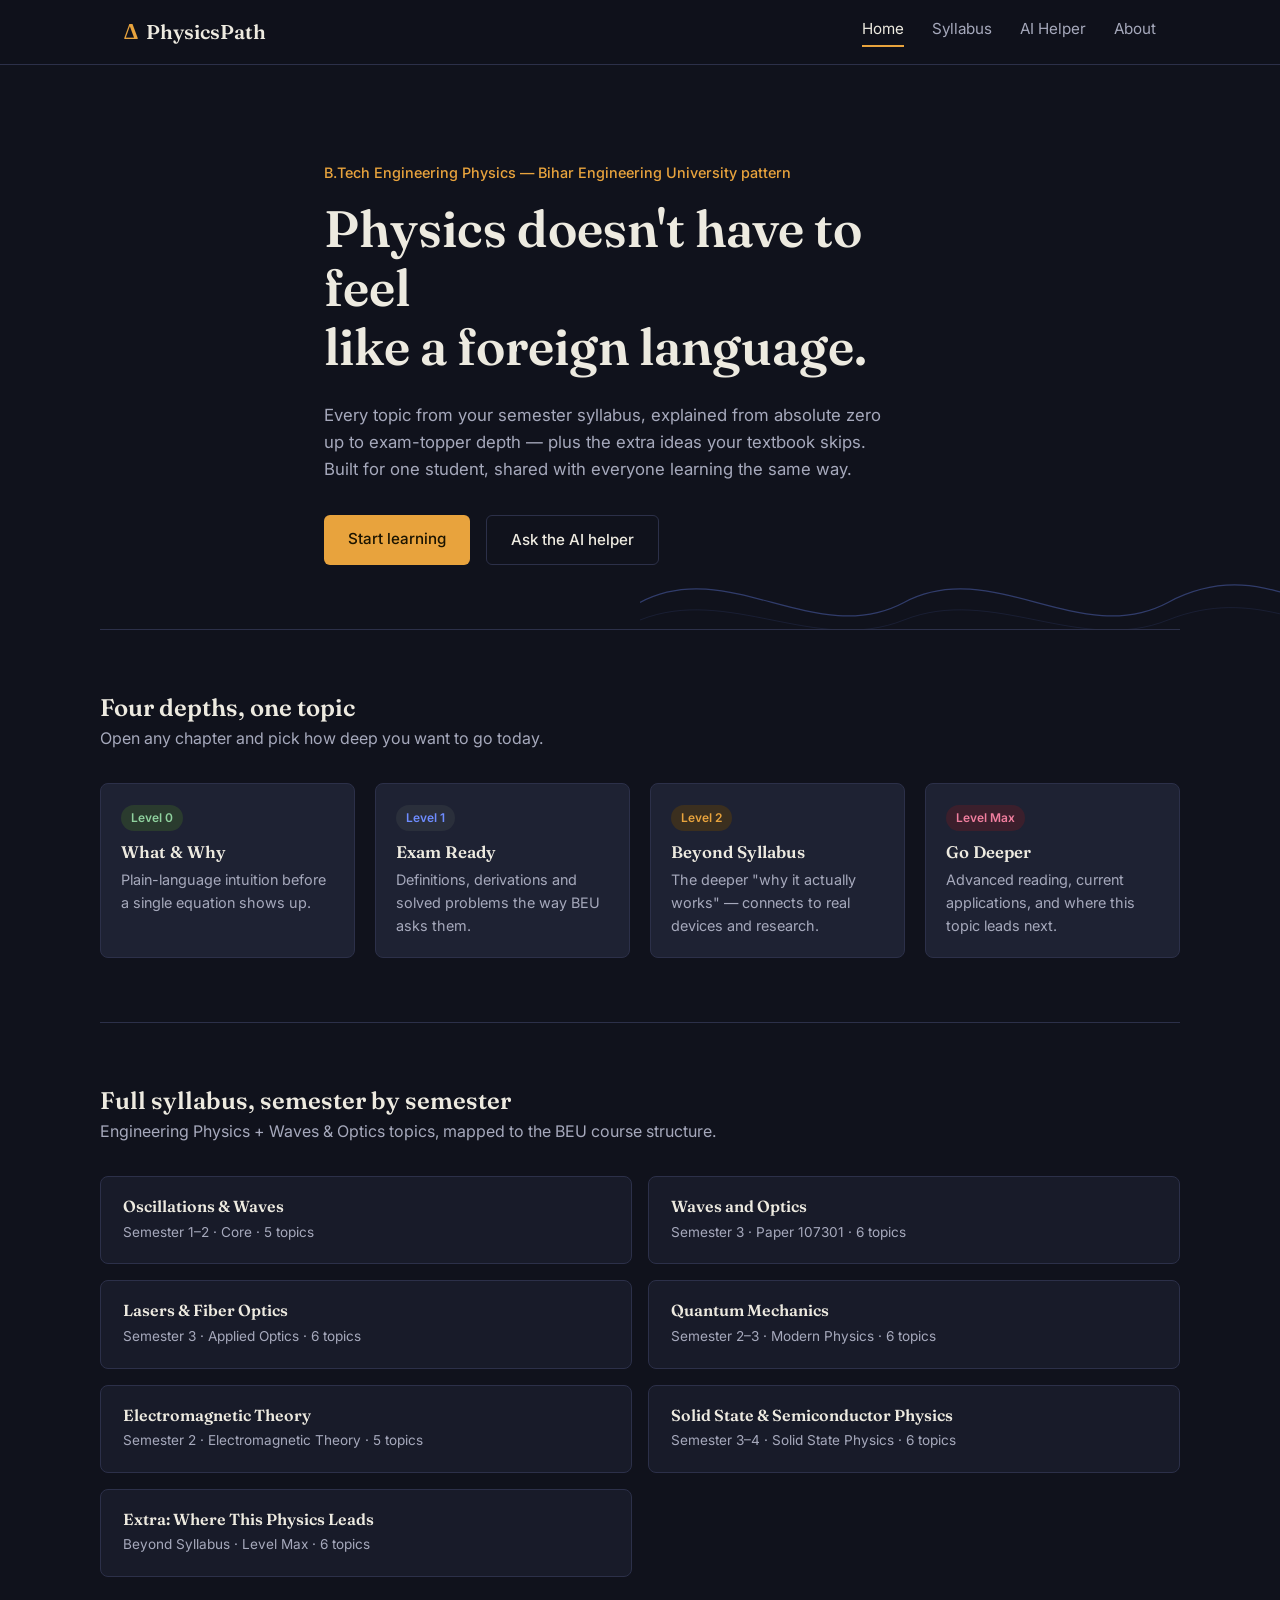
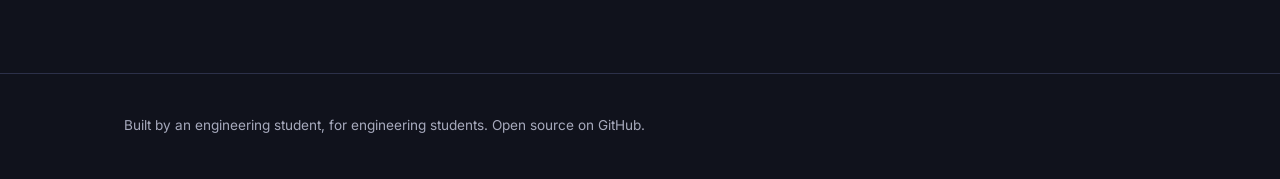
<file: index.html>
<!DOCTYPE html>
<html lang="en">
<head>
<meta charset="UTF-8">
<meta name="viewport" content="width=device-width, initial-scale=1.0">
<title>PhysicsPath — Engineering Physics, Zero to Mastery</title>
<link rel="preconnect" href="https://fonts.googleapis.com">
<link rel="preconnect" href="https://fonts.gstatic.com" crossorigin>
<link href="https://fonts.googleapis.com/css2?family=Fraunces:opsz,wght@9..144,400;9..144,600;9..144,700&family=Inter:wght@400;500;600&display=swap" rel="stylesheet">
<link rel="stylesheet" href="style.css">
</head>
<body>

  <header class="site-header">
    <div class="wrap header-inner">
      <a href="index.html" class="brand">
        <span class="brand-mark">Δ</span> PhysicsPath
      </a>
      <nav class="main-nav">
        <a href="index.html" class="active">Home</a>
        <a href="syllabus.html">Syllabus</a>
        <a href="chat.html">AI Helper</a>
        <a href="about.html">About</a>
      </nav>
    </div>
  </header>

  <main>

    <section class="hero">
      <div class="wrap hero-inner">
        <p class="hero-eyebrow">B.Tech Engineering Physics — Bihar Engineering University pattern</p>
        <h1>Physics doesn't have to feel<br>like a foreign language.</h1>
        <p class="hero-sub">Every topic from your semester syllabus, explained from absolute zero up to
        exam-topper depth — plus the extra ideas your textbook skips. Built for one student,
        shared with everyone learning the same way.</p>
        <div class="hero-actions">
          <a href="syllabus.html" class="btn btn-primary">Start learning</a>
          <a href="chat.html" class="btn btn-ghost">Ask the AI helper</a>
        </div>
      </div>
      <svg class="hero-wave" viewBox="0 0 1200 200" preserveAspectRatio="none" aria-hidden="true">
        <path d="M0,120 C150,40 300,200 450,120 C600,40 750,200 900,120 C1050,40 1150,150 1200,120"
              fill="none" stroke="currentColor" stroke-width="2"/>
        <path d="M0,150 C150,90 300,210 450,150 C600,90 750,210 900,150 C1050,90 1150,180 1200,150"
              fill="none" stroke="currentColor" stroke-width="1" opacity="0.5"/>
      </svg>
    </section>

    <section class="levels wrap">
      <h2>Four depths, one topic</h2>
      <p class="section-sub">Open any chapter and pick how deep you want to go today.</p>
      <div class="level-grid">
        <div class="level-card">
          <span class="level-tag lvl-0">Level 0</span>
          <h3>What & Why</h3>
          <p>Plain-language intuition before a single equation shows up.</p>
        </div>
        <div class="level-card">
          <span class="level-tag lvl-1">Level 1</span>
          <h3>Exam Ready</h3>
          <p>Definitions, derivations and solved problems the way BEU asks them.</p>
        </div>
        <div class="level-card">
          <span class="level-tag lvl-2">Level 2</span>
          <h3>Beyond Syllabus</h3>
          <p>The deeper "why it actually works" — connects to real devices and research.</p>
        </div>
        <div class="level-card">
          <span class="level-tag lvl-3">Level Max</span>
          <h3>Go Deeper</h3>
          <p>Advanced reading, current applications, and where this topic leads next.</p>
        </div>
      </div>
    </section>

    <section class="semesters wrap">
      <h2>Full syllabus, semester by semester</h2>
      <p class="section-sub">Engineering Physics + Waves &amp; Optics topics, mapped to the BEU course structure.</p>
      <div id="semester-grid" class="semester-grid"></div>
    </section>

  </main>

  <footer class="site-footer">
    <div class="wrap">
      <p>Built by an engineering student, for engineering students. Open source on GitHub.</p>
    </div>
  </footer>

  <script src="physics-syllabus.js"></script>
  <script src="main.js"></script>
</body>
</html>
</file>
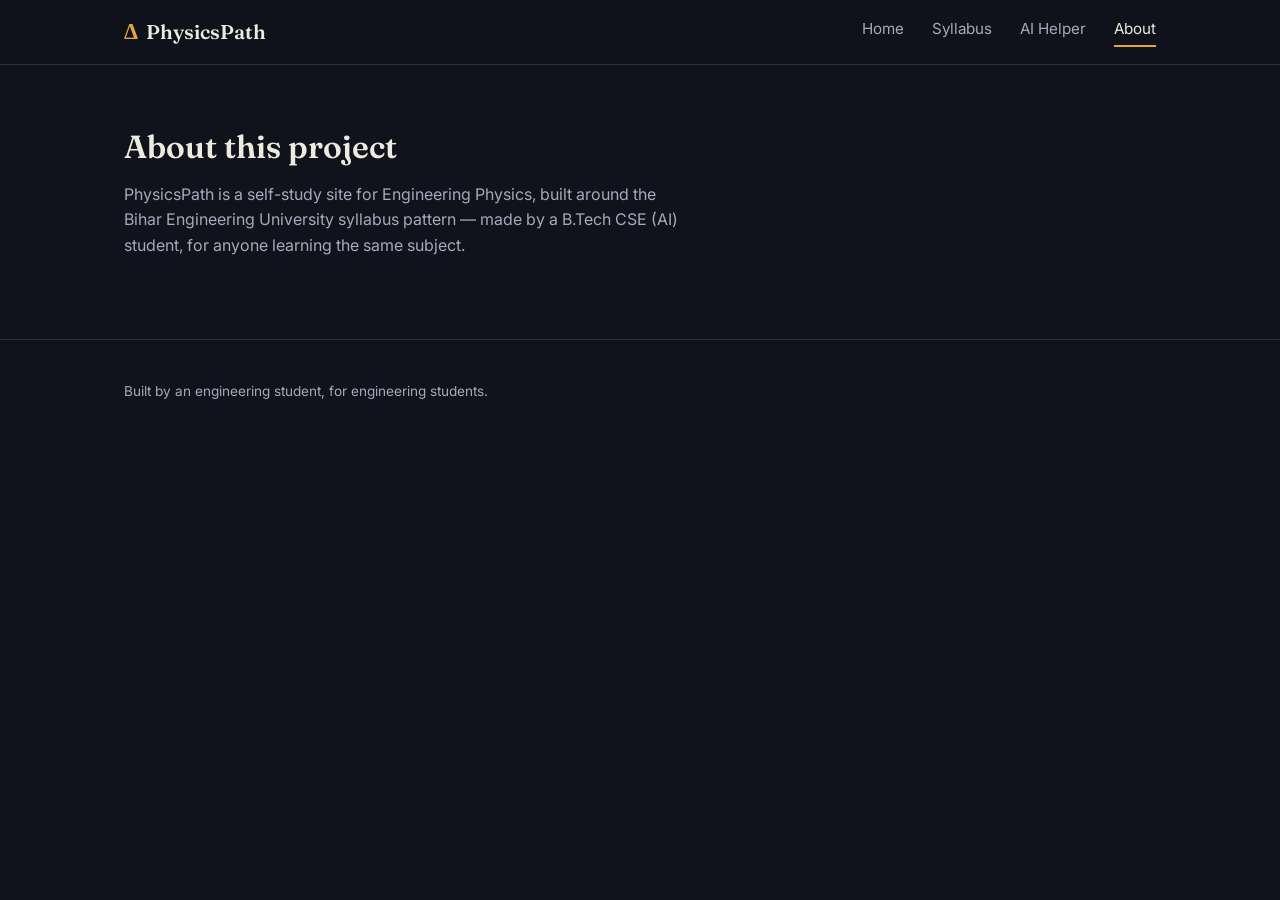
<file: about.html>
<!DOCTYPE html>
<html lang="en">
<head>
<meta charset="UTF-8">
<meta name="viewport" content="width=device-width, initial-scale=1.0">
<title>About — PhysicsPath</title>
<link href="https://fonts.googleapis.com/css2?family=Fraunces:opsz,wght@9..144,400;9..144,600;9..144,700&family=Inter:wght@400;500;600&display=swap" rel="stylesheet">
<link rel="stylesheet" href="style.css">
</head>
<body>
  <header class="site-header">
    <div class="wrap header-inner">
      <a href="index.html" class="brand"><span class="brand-mark">Δ</span> PhysicsPath</a>
      <nav class="main-nav">
        <a href="index.html">Home</a>
        <a href="syllabus.html">Syllabus</a>
        <a href="chat.html">AI Helper</a>
        <a href="about.html" class="active">About</a>
      </nav>
    </div>
  </header>
  <main class="wrap" style="padding:64px 24px;">
    <h1>About this project</h1>
    <p style="color:var(--text-dim); max-width:560px;">
      PhysicsPath is a self-study site for Engineering Physics, built around
      the Bihar Engineering University syllabus pattern — made by a B.Tech
      CSE (AI) student, for anyone learning the same subject.
    </p>
  </main>
  <footer class="site-footer"><div class="wrap"><p>Built by an engineering student, for engineering students.</p></div></footer>
</body>
</html>
</file>
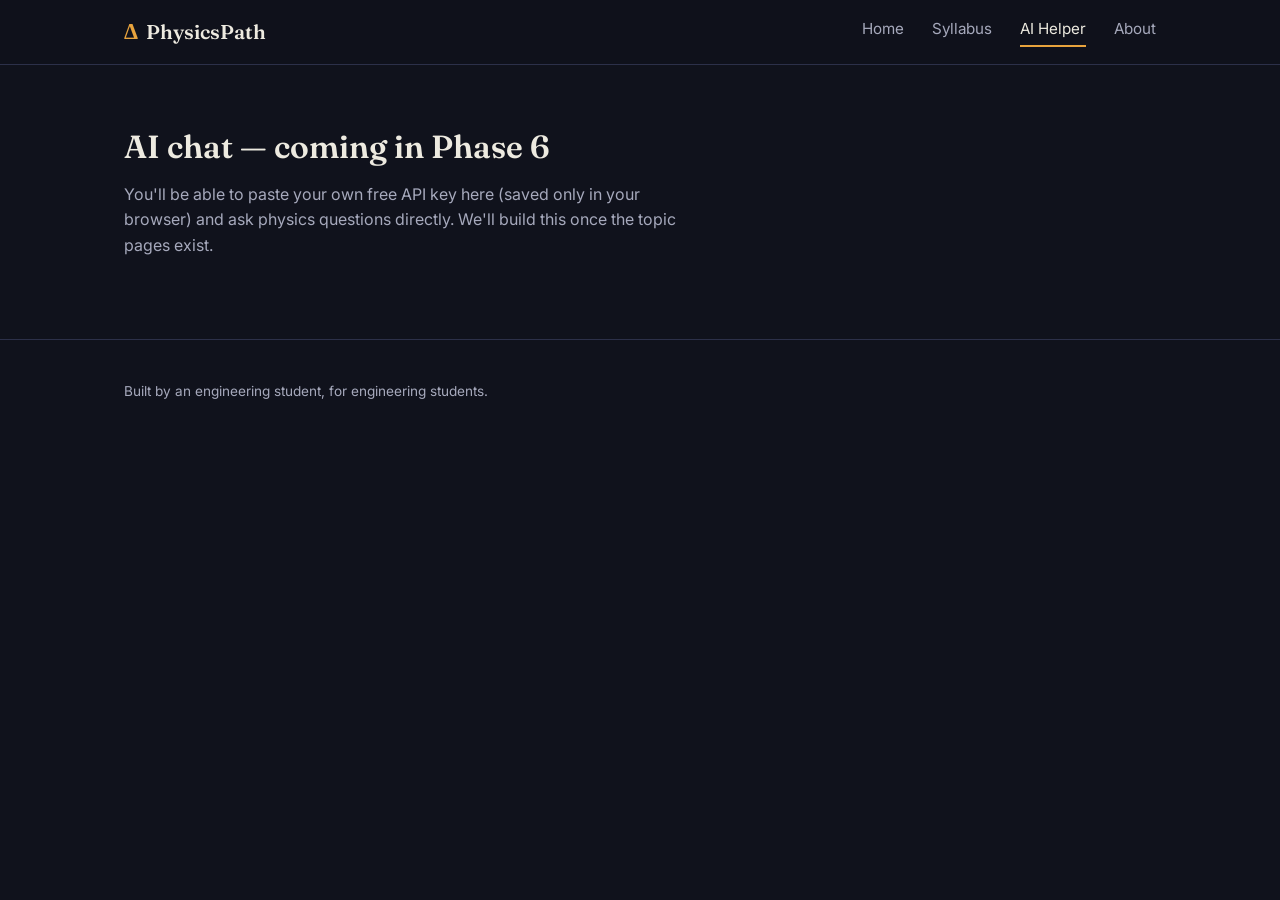
<file: chat.html>
<!DOCTYPE html>
<html lang="en">
<head>
<meta charset="UTF-8">
<meta name="viewport" content="width=device-width, initial-scale=1.0">
<title>AI Helper — PhysicsPath</title>
<link href="https://fonts.googleapis.com/css2?family=Fraunces:opsz,wght@9..144,400;9..144,600;9..144,700&family=Inter:wght@400;500;600&display=swap" rel="stylesheet">
<link rel="stylesheet" href="style.css">
</head>
<body>
  <header class="site-header">
    <div class="wrap header-inner">
      <a href="index.html" class="brand"><span class="brand-mark">Δ</span> PhysicsPath</a>
      <nav class="main-nav">
        <a href="index.html">Home</a>
        <a href="syllabus.html">Syllabus</a>
        <a href="chat.html" class="active">AI Helper</a>
        <a href="about.html">About</a>
      </nav>
    </div>
  </header>
  <main class="wrap" style="padding:64px 24px;">
    <h1>AI chat — coming in Phase 6</h1>
    <p style="color:var(--text-dim); max-width:560px;">
      You'll be able to paste your own free API key here (saved only in your
      browser) and ask physics questions directly. We'll build this once the
      topic pages exist.
    </p>
  </main>
  <footer class="site-footer"><div class="wrap"><p>Built by an engineering student, for engineering students.</p></div></footer>
</body>
</html>
</file>
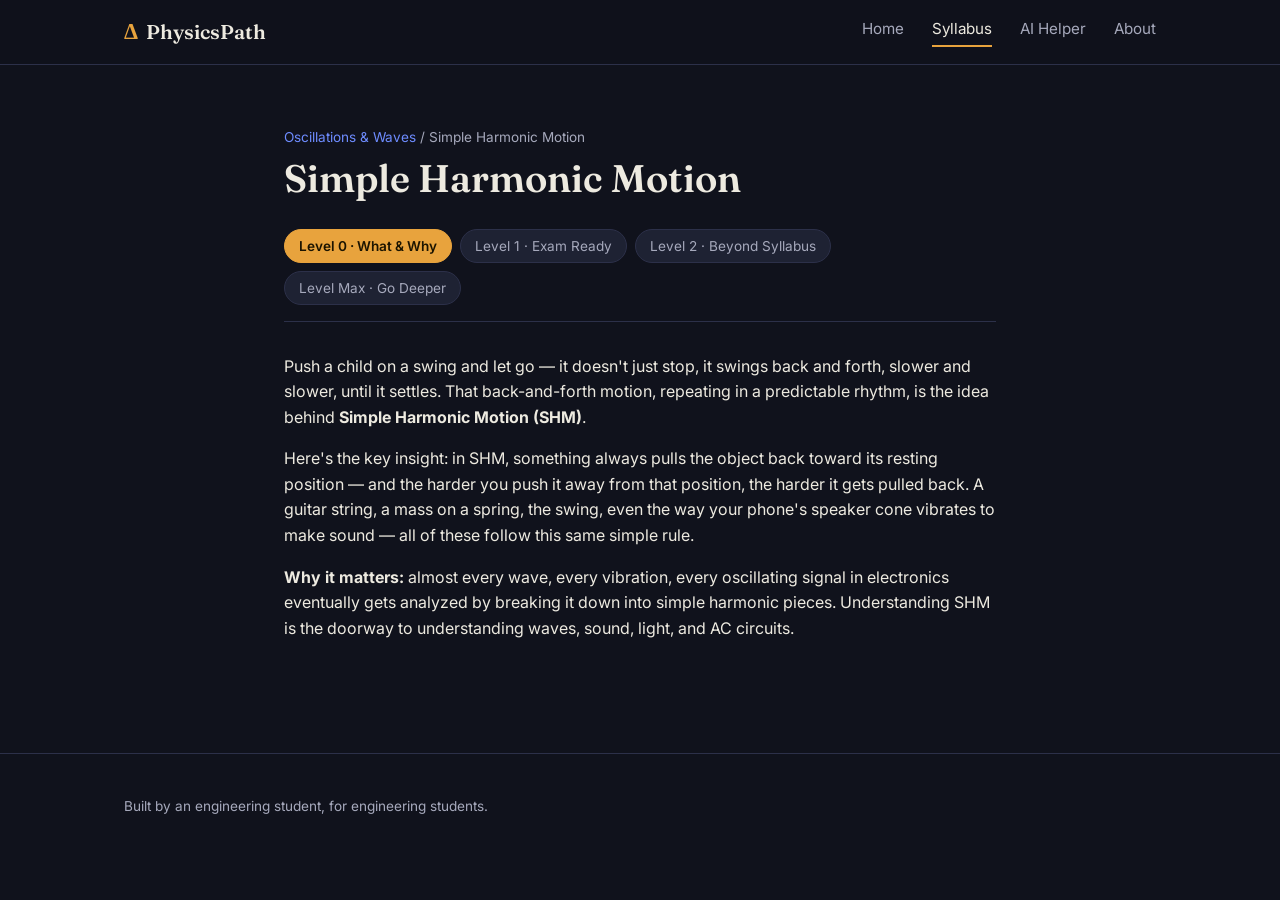
<file: simple-harmonic-motion.html>
<!DOCTYPE html>
<html lang="en">
<head>
<meta charset="UTF-8">
<meta name="viewport" content="width=device-width, initial-scale=1.0">
<title>Simple Harmonic Motion — PhysicsPath</title>
<link href="https://fonts.googleapis.com/css2?family=Fraunces:opsz,wght@9..144,400;9..144,600;9..144,700&family=Inter:wght@400;500;600&display=swap" rel="stylesheet">
<link rel="stylesheet" href="style.css">
<link rel="stylesheet" href="topic.css">
</head>
<body>

  <header class="site-header">
    <div class="wrap header-inner">
      <a href="index.html" class="brand"><span class="brand-mark">Δ</span> PhysicsPath</a>
      <nav class="main-nav">
        <a href="index.html">Home</a>
        <a href="syllabus.html" class="active">Syllabus</a>
        <a href="chat.html">AI Helper</a>
        <a href="about.html">About</a>
      </nav>
    </div>
  </header>

  <main class="wrap topic-page">

    <p class="topic-crumb"><a href="syllabus.html">Oscillations &amp; Waves</a> / Simple Harmonic Motion</p>
    <h1>Simple Harmonic Motion</h1>

    <div class="level-switch" role="tablist">
      <button class="level-btn active" data-level="0">Level 0 · What &amp; Why</button>
      <button class="level-btn" data-level="1">Level 1 · Exam Ready</button>
      <button class="level-btn" data-level="2">Level 2 · Beyond Syllabus</button>
      <button class="level-btn" data-level="3">Level Max · Go Deeper</button>
    </div>

    <section class="level-content" data-level="0">
      <p>Push a child on a swing and let go — it doesn't just stop, it swings back and forth,
      slower and slower, until it settles. That back-and-forth motion, repeating in a
      predictable rhythm, is the idea behind <strong>Simple Harmonic Motion (SHM)</strong>.</p>

      <p>Here's the key insight: in SHM, something always pulls the object back toward its
      resting position — and the harder you push it away from that position, the harder it
      gets pulled back. A guitar string, a mass on a spring, the swing, even the way your
      phone's speaker cone vibrates to make sound — all of these follow this same simple
      rule.</p>

      <p><strong>Why it matters:</strong> almost every wave, every vibration, every oscillating
      signal in electronics eventually gets analyzed by breaking it down into simple harmonic
      pieces. Understanding SHM is the doorway to understanding waves, sound, light, and AC
      circuits.</p>
    </section>

    <section class="level-content" data-level="1" hidden>
      <h2>Definition</h2>
      <p>A particle executes Simple Harmonic Motion when the restoring force acting on it is
      always directed toward a fixed equilibrium point, and is directly proportional to its
      displacement from that point.</p>

      <div class="formula-box">F = −kx</div>
      <p>Here, <em>F</em> is the restoring force, <em>x</em> is the displacement from
      equilibrium, and <em>k</em> is the force constant. The negative sign shows the force
      always opposes the displacement — it always pulls the object back.</p>

      <h2>The Equation of Motion</h2>
      <p>Using Newton's second law, F = ma, and substituting a = d²x/dt²:</p>
      <div class="formula-box">d²x/dt² + ω²x = 0</div>
      <p>where ω² = k/m. This is the standard differential equation of SHM. Its general
      solution is:</p>
      <div class="formula-box">x(t) = A sin(ωt + φ)</div>
      <p>where <em>A</em> is the amplitude (maximum displacement), ω is the angular frequency,
      and φ is the phase constant that depends on where the motion starts.</p>

      <h2>Key Characteristics</h2>
      <ul>
        <li><strong>Time Period (T):</strong> time for one complete oscillation, T = 2π/ω</li>
        <li><strong>Frequency (f):</strong> oscillations per second, f = 1/T</li>
        <li><strong>Velocity:</strong> v = Aω cos(ωt + φ), maximum at the equilibrium position</li>
        <li><strong>Acceleration:</strong> a = −Aω² sin(ωt + φ), maximum at the extreme positions</li>
      </ul>

      <h2>Solved Example</h2>
      <p>A particle in SHM has amplitude 5 cm and time period 2 s. Find its maximum velocity.</p>
      <p>ω = 2π/T = 2π/2 = π rad/s<br>
      v<sub>max</sub> = Aω = 5 × π = 15.7 cm/s</p>
    </section>

    <section class="level-content" data-level="2" hidden>
      <p>Your syllabus stops at the ideal spring-mass system, but the same F = −kx pattern
      shows up everywhere once you start looking:</p>

      <ul>
        <li><strong>Quartz watches and clocks:</strong> a quartz crystal is cut so that it
        vibrates in SHM at a precise frequency (32,768 Hz) when a voltage is applied — that
        steady vibration is literally what your watch counts to keep time.</li>
        <li><strong>Seismographs:</strong> the pendulum inside a seismograph is a SHM system
        tuned so that ground vibrations from an earthquake get recorded as a wave pattern.</li>
        <li><strong>AC electrical circuits:</strong> the voltage in an LC (inductor-capacitor)
        circuit oscillates with the exact same equation as a mechanical spring — energy just
        swaps between the capacitor's electric field and the inductor's magnetic field instead
        of between kinetic and potential energy.</li>
        <li><strong>Molecular vibrations:</strong> atoms bonded in a molecule vibrate around
        their equilibrium separation approximately like tiny SHM oscillators — this is the
        basis of infrared spectroscopy, used to identify chemical compounds.</li>
      </ul>
    </section>

    <section class="level-content" data-level="3" hidden>
      <h2>Energy in SHM</h2>
      <p>Total mechanical energy stays constant, continuously exchanging between kinetic and
      potential:</p>
      <div class="formula-box">E = ½kA² = ½mω²A²</div>
      <p>At the extreme positions, all energy is potential; at equilibrium, all energy is
      kinetic. This constant total is exactly why an ideal SHM oscillator, once started, never
      stops — real systems lose energy to friction/resistance, which leads to damped
      oscillation (a topic worth exploring next).</p>

      <h2>Where SHM Breaks Down</h2>
      <p>Real oscillators are only approximately harmonic. Push a pendulum too far and F = −kx
      stops holding — this is why SHM formulas for a pendulum only work for small angles
      (below about 15°). Beyond that, you're dealing with nonlinear oscillation, which needs
      more advanced mathematics (elliptic integrals) to solve exactly.</p>

      <h2>The Bigger Picture</h2>
      <p>SHM is the linear approximation of almost any system sitting in a stable equilibrium.
      Near any minimum of a potential energy curve, the potential looks approximately
      parabolic — and a parabolic potential always produces SHM. This is why the same math
      appears in mechanical springs, electrical circuits, molecular bonds, and even in quantum
      mechanics (the quantum harmonic oscillator is one of the few problems solvable exactly in
      Schrödinger's equation, and forms the basis for understanding photon and phonon
      behavior).</p>
    </section>

  </main>

  <footer class="site-footer">
    <div class="wrap"><p>Built by an engineering student, for engineering students.</p></div>
  </footer>

  <script src="topic.js"></script>
</body>
  </html>
</file>
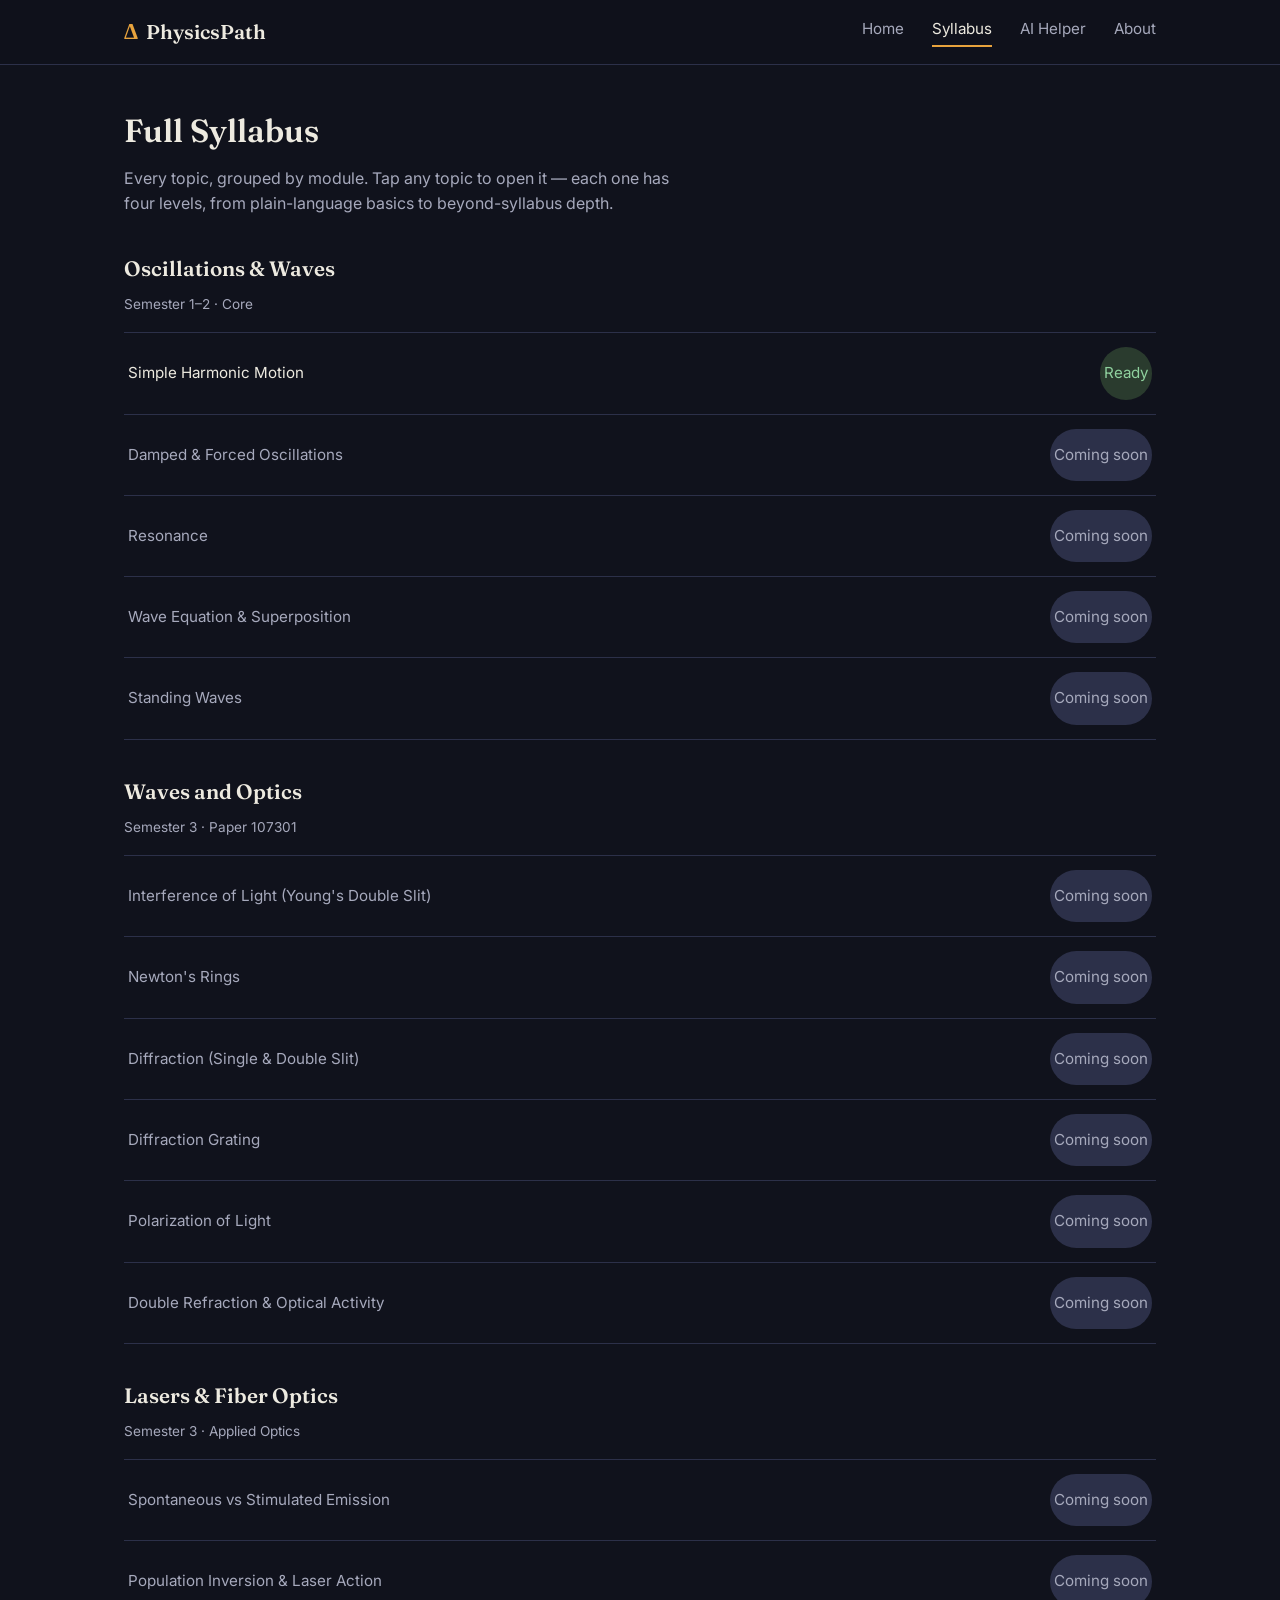
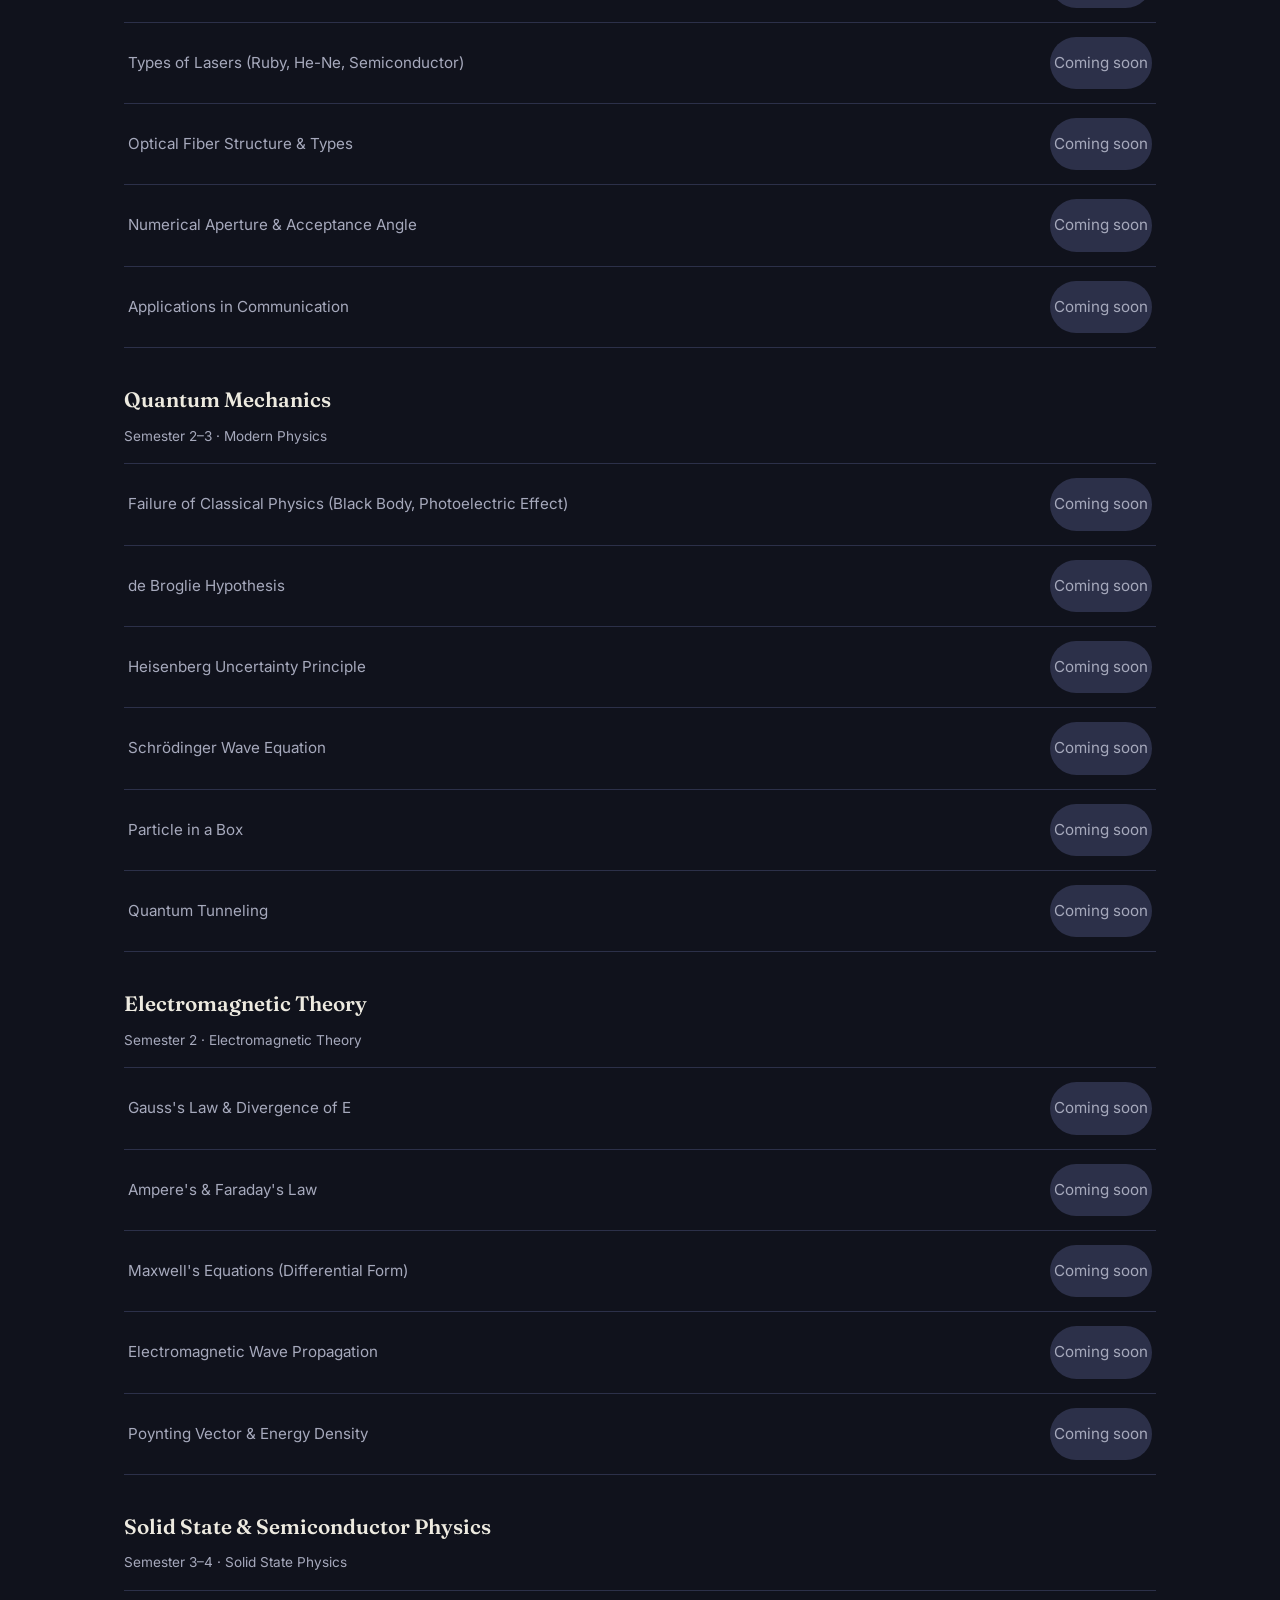
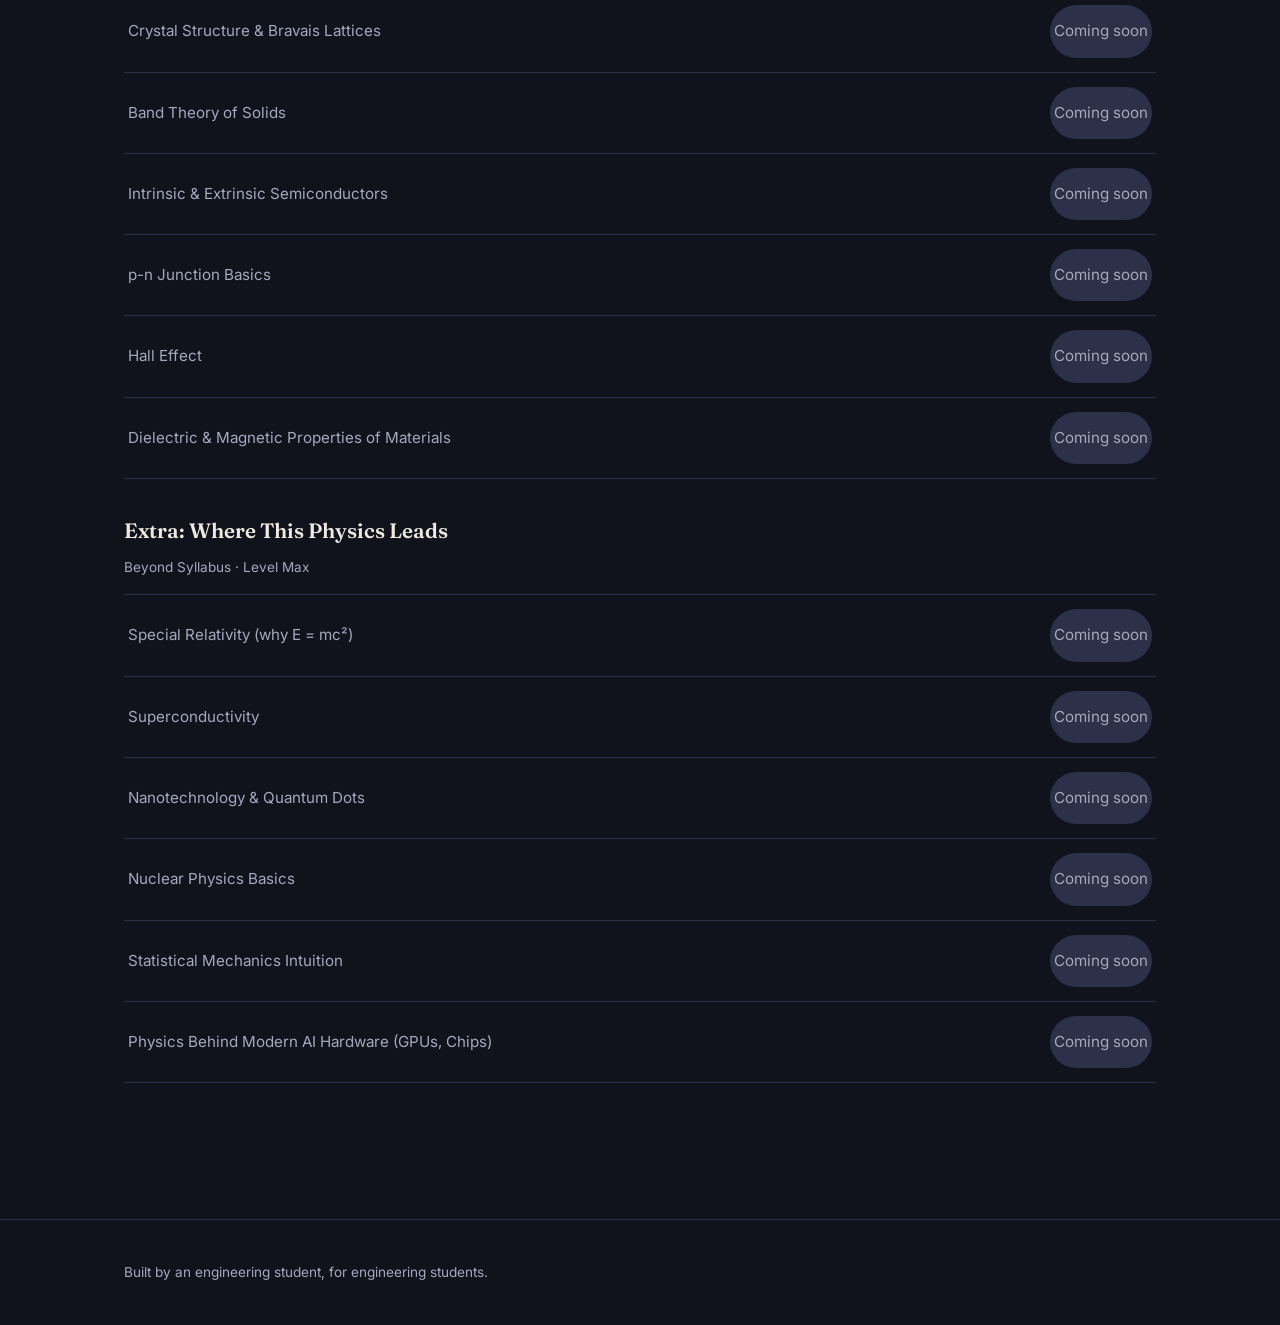
<file: syllabus.html>
<!DOCTYPE html>
<html lang="en">
<head>
<meta charset="UTF-8">
<meta name="viewport" content="width=device-width, initial-scale=1.0">
<title>Syllabus — PhysicsPath</title>
<link href="https://fonts.googleapis.com/css2?family=Fraunces:opsz,wght@9..144,400;9..144,600;9..144,700&family=Inter:wght@400;500;600&display=swap" rel="stylesheet">
<link rel="stylesheet" href="style.css">
<style>
  .syllabus-page { padding: 48px 24px 96px; }
  .module-block { margin-bottom: 40px; }
  .module-block h2 { font-size: 1.3rem; margin-bottom: 4px; }
  .module-block .module-label { color: var(--text-dim); font-size: 0.85rem; margin-bottom: 16px; }
  .topic-list { list-style: none; padding: 0; margin: 0; border-top: 1px solid var(--line); }
  .topic-list li { border-bottom: 1px solid var(--line); }
  .topic-list a, .topic-list span {
    display: flex; justify-content: space-between; align-items: center;
    padding: 14px 4px; font-size: 0.95rem;
  }
  .topic-list a { color: var(--text); }
  .topic-list a:hover { color: var(--accent); }
  .topic-list .soon { color: var(--text-dim); }
  .status-tag {
    font-size: 0.7rem; padding: 2px 8px; border-radius: 100px; white-space: nowrap; margin-left: 12px;
  }
  .status-ready { background: #2A3B2E; color: #8FD19E; }
  .status-soon { background: #2C3049; color: var(--text-dim); }
</style>
</head>
<body>
  <header class="site-header">
    <div class="wrap header-inner">
      <a href="index.html" class="brand"><span class="brand-mark">Δ</span> PhysicsPath</a>
      <nav class="main-nav">
        <a href="index.html">Home</a>
        <a href="syllabus.html" class="active">Syllabus</a>
        <a href="chat.html">AI Helper</a>
        <a href="about.html">About</a>
      </nav>
    </div>
  </header>

  <main class="wrap syllabus-page">
    <h1>Full Syllabus</h1>
    <p style="color:var(--text-dim); max-width:560px; margin-bottom:40px;">
      Every topic, grouped by module. Tap any topic to open it — each one has
      four levels, from plain-language basics to beyond-syllabus depth.
    </p>
    <div id="syllabus-list"><p>Loading...</p></div>
  </main>

  <footer class="site-footer">
    <div class="wrap"><p>Built by an engineering student, for engineering students.</p></div>
  </footer>

  <script src="physics-syllabus.js"></script>
  <script src="topic-content.js"></script>
  <script>
    (function () {
      const container = document.getElementById("syllabus-list");
      if (typeof PHYSICS_SYLLABUS === "undefined") { return; }
      const content = (typeof TOPIC_CONTENT !== "undefined") ? TOPIC_CONTENT : {};

      let html = "";
      PHYSICS_SYLLABUS.forEach(function (module) {
        html += `<div class="module-block" id="${module.id}">`;
        html += `<h2>${module.title}</h2>`;
        html += `<p class="module-label">${module.semesterLabel}</p>`;
        html += `<ul class="topic-list">`;
        module.topics.forEach(function (topic) {
          const hasPage = !!topic.page;
          const hasContent = topic.slug && content[topic.slug];
          if (hasPage || hasContent) {
            const href = hasPage ? topic.page : ("topic.html?t=" + topic.slug);
            html += `<li><a href="${href}">${topic.name}<span class="status-tag status-ready">Ready</span></a></li>`;
          } else {
            html += `<li><span class="soon">${topic.name}<span class="status-tag status-soon">Coming soon</span></span></li>`;
          }
        });
        html += `</ul></div>`;
      });

      container.innerHTML = html;
    })();
  </script>
</body>
</html>
</file>
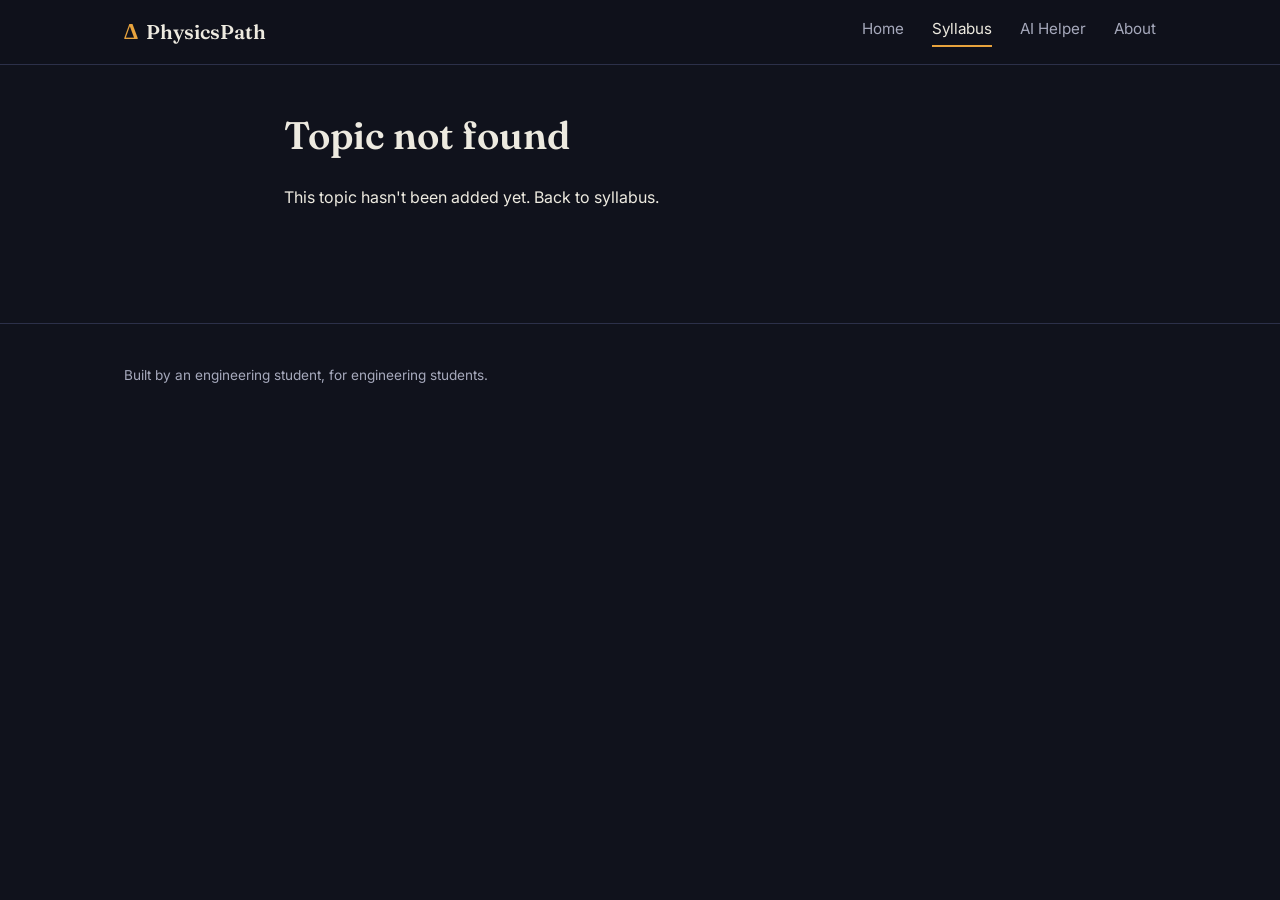
<file: topic.html>
<!DOCTYPE html>
<html lang="en">
<head>
<meta charset="UTF-8">
<meta name="viewport" content="width=device-width, initial-scale=1.0">
<title id="page-title">Topic — PhysicsPath</title>
<link href="https://fonts.googleapis.com/css2?family=Fraunces:opsz,wght@9..144,400;9..144,600;9..144,700&family=Inter:wght@400;500;600&display=swap" rel="stylesheet">
<link rel="stylesheet" href="style.css">
<link rel="stylesheet" href="topic.css">
</head>
<body>

  <header class="site-header">
    <div class="wrap header-inner">
      <a href="index.html" class="brand"><span class="brand-mark">Δ</span> PhysicsPath</a>
      <nav class="main-nav">
        <a href="index.html">Home</a>
        <a href="syllabus.html" class="active">Syllabus</a>
        <a href="chat.html">AI Helper</a>
        <a href="about.html">About</a>
      </nav>
    </div>
  </header>

  <main class="wrap topic-page" id="topic-root">
    <p>Loading...</p>
  </main>

  <footer class="site-footer">
    <div class="wrap"><p>Built by an engineering student, for engineering students.</p></div>
  </footer>

  <script src="physics-syllabus.js"></script>
  <script src="topic-content.js"></script>
  <script>
    (function () {
      const params = new URLSearchParams(window.location.search);
      const topicId = params.get("t");
      const root = document.getElementById("topic-root");
      const data = (typeof TOPIC_CONTENT !== "undefined") ? TOPIC_CONTENT[topicId] : null;

      if (!data) {
        root.innerHTML = "<h1>Topic not found</h1><p>This topic hasn't been added yet. <a href='syllabus.html'>Back to syllabus</a>.</p>";
        return;
      }

      document.title = data.title + " — PhysicsPath";

      const levelNames = ["Level 0 · What & Why", "Level 1 · Exam Ready", "Level 2 · Beyond Syllabus", "Level Max · Go Deeper"];

      let html = "";
      html += `<p class="topic-crumb"><a href="syllabus.html">${data.moduleTitle}</a> / ${data.title}</p>`;
      html += `<h1>${data.title}</h1>`;

      html += `<div class="level-switch" role="tablist">`;
      levelNames.forEach((name, i) => {
        html += `<button class="level-btn${i === 0 ? " active" : ""}" data-level="${i}">${name}</button>`;
      });
      html += `</div>`;

      data.levels.forEach((levelHtml, i) => {
        html += `<section class="level-content" data-level="${i}"${i === 0 ? "" : " hidden"}>${levelHtml}</section>`;
      });

      root.innerHTML = html;

      const buttons = root.querySelectorAll(".level-btn");
      const sections = root.querySelectorAll(".level-content");
      buttons.forEach((btn) => {
        btn.addEventListener("click", () => {
          const target = btn.getAttribute("data-level");
          buttons.forEach((b) => b.classList.remove("active"));
          btn.classList.add("active");
          sections.forEach((s) => { s.hidden = (s.getAttribute("data-level") !== target); });
          window.scrollTo({ top: root.offsetTop - 20, behavior: "smooth" });
        });
      });
    })();
  </script>
</body>
</html>
</file>
<file: style.css>
/* ============================================
   PhysicsPath — base styles
   ============================================ */

:root {
  --bg:        #10121C;
  --bg-raised: #181B29;
  --bg-card:   #1E2233;
  --line:      #2C3049;
  --text:      #EDEAE0;
  --text-dim:  #A6A9BC;
  --accent:    #E8A33D;
  --accent-2:  #6E8CFF;
  --font-head: 'Fraunces', Georgia, serif;
  --font-body: 'Inter', system-ui, -apple-system, sans-serif;
}

* { box-sizing: border-box; }

html { scroll-behavior: smooth; }

body {
  margin: 0;
  background: var(--bg);
  color: var(--text);
  font-family: var(--font-body);
  line-height: 1.6;
  -webkit-font-smoothing: antialiased;
}

.wrap {
  max-width: 1080px;
  margin: 0 auto;
  padding: 0 24px;
}

a { color: inherit; text-decoration: none; }

h1, h2, h3 {
  font-family: var(--font-head);
  font-weight: 600;
  line-height: 1.15;
  margin: 0 0 0.5em;
}

.site-header {
  border-bottom: 1px solid var(--line);
  background: rgba(16,18,28,0.9);
  position: sticky;
  top: 0;
  backdrop-filter: blur(6px);
  z-index: 10;
}

.header-inner {
  display: flex;
  align-items: center;
  justify-content: space-between;
  height: 64px;
}

.brand {
  font-family: var(--font-head);
  font-size: 1.25rem;
  font-weight: 600;
  display: flex;
  align-items: center;
  gap: 8px;
}

.brand-mark {
  color: var(--accent);
  font-size: 1.4rem;
}

.main-nav {
  display: flex;
  gap: 28px;
  font-size: 0.95rem;
}

.main-nav a {
  color: var(--text-dim);
  border-bottom: 2px solid transparent;
  padding-bottom: 4px;
  transition: color 0.15s ease, border-color 0.15s ease;
}

.main-nav a:hover,
.main-nav a.active {
  color: var(--text);
  border-color: var(--accent);
}

.hero {
  position: relative;
  padding: 96px 0 64px;
  overflow: hidden;
}

.hero-inner { max-width: 680px; }

.hero-eyebrow {
  color: var(--accent);
  font-size: 0.9rem;
  font-weight: 500;
  margin: 0 0 16px;
}

.hero h1 {
  font-size: clamp(2.1rem, 4.5vw, 3.2rem);
  color: var(--text);
}

.hero-sub {
  color: var(--text-dim);
  font-size: 1.05rem;
  max-width: 560px;
}

.hero-actions {
  display: flex;
  gap: 16px;
  margin-top: 32px;
}

.btn {
  display: inline-block;
  padding: 12px 24px;
  border-radius: 6px;
  font-size: 0.95rem;
  font-weight: 500;
  transition: transform 0.15s ease, background 0.15s ease;
}

.btn-primary {
  background: var(--accent);
  color: #1B1400;
}

.btn-primary:hover { transform: translateY(-1px); }

.btn-ghost {
  border: 1px solid var(--line);
  color: var(--text);
}

.btn-ghost:hover { border-color: var(--accent-2); }

.hero-wave {
  position: absolute;
  right: -5%;
  bottom: -20px;
  width: 55%;
  height: auto;
  color: var(--accent-2);
  opacity: 0.35;
  pointer-events: none;
}

.levels { padding: 64px 0; border-top: 1px solid var(--line); }

.section-sub {
  color: var(--text-dim);
  margin-top: -8px;
  margin-bottom: 32px;
}

.level-grid {
  display: grid;
  grid-template-columns: repeat(4, 1fr);
  gap: 20px;
}

.level-card {
  background: var(--bg-card);
  border: 1px solid var(--line);
  border-radius: 8px;
  padding: 20px;
}

.level-tag {
  display: inline-block;
  font-size: 0.75rem;
  font-weight: 600;
  padding: 3px 10px;
  border-radius: 100px;
  margin-bottom: 12px;
}

.lvl-0 { background: #2A3B2E; color: #8FD19E; }
.lvl-1 { background: #2A2F3B; color: var(--accent-2); }
.lvl-2 { background: #3B2F1F; color: var(--accent); }
.lvl-3 { background: #3B1F2C; color: #F07E9E; }

.level-card h3 { font-size: 1.05rem; margin-bottom: 6px; }
.level-card p { color: var(--text-dim); font-size: 0.9rem; margin: 0; }

.semesters { padding: 64px 0 96px; border-top: 1px solid var(--line); }

.semester-grid {
  display: grid;
  grid-template-columns: repeat(2, 1fr);
  gap: 16px;
}

.semester-card {
  background: var(--bg-raised);
  border: 1px solid var(--line);
  border-radius: 8px;
  padding: 20px 22px;
  transition: border-color 0.15s ease;
}

.semester-card:hover { border-color: var(--accent-2); }

.semester-card h3 {
  font-size: 1rem;
  color: var(--text);
  margin-bottom: 6px;
}

.semester-card p {
  color: var(--text-dim);
  font-size: 0.85rem;
  margin: 0;
}

.site-footer {
  border-top: 1px solid var(--line);
  padding: 28px 0;
  color: var(--text-dim);
  font-size: 0.85rem;
}

@media (max-width: 720px) {
  .level-grid { grid-template-columns: repeat(2, 1fr); }
  .semester-grid { grid-template-columns: 1fr; }
  .main-nav { gap: 16px; font-size: 0.85rem; }
  .hero { padding: 64px 0 48px; }
}
</file>
<file: topic.css>
/* ============================================
   Topic page styles — level tabs, formulas
   ============================================ */

.topic-page {
  padding: 48px 24px 96px;
  max-width: 760px;
}

.topic-crumb {
  color: var(--text-dim);
  font-size: 0.85rem;
  margin-bottom: 8px;
}

.topic-crumb a { color: var(--accent-2); }

.topic-page h1 {
  font-size: clamp(1.8rem, 4vw, 2.4rem);
  margin-bottom: 28px;
}

.level-switch {
  display: flex;
  flex-wrap: wrap;
  gap: 8px;
  margin-bottom: 32px;
  border-bottom: 1px solid var(--line);
  padding-bottom: 16px;
}

.level-btn {
  background: var(--bg-card);
  border: 1px solid var(--line);
  color: var(--text-dim);
  font-family: var(--font-body);
  font-size: 0.85rem;
  padding: 8px 14px;
  border-radius: 100px;
  cursor: pointer;
  transition: all 0.15s ease;
}

.level-btn:hover {
  border-color: var(--accent-2);
  color: var(--text);
}

.level-btn.active {
  background: var(--accent);
  border-color: var(--accent);
  color: #1B1400;
  font-weight: 600;
}

.level-content h2 {
  font-size: 1.25rem;
  margin-top: 32px;
}

.level-content p {
  color: var(--text);
  margin-bottom: 16px;
}

.level-content ul {
  padding-left: 20px;
  margin-bottom: 16px;
}

.level-content li {
  margin-bottom: 8px;
  color: var(--text);
}

.formula-box {
  background: var(--bg-card);
  border: 1px solid var(--line);
  border-left: 3px solid var(--accent-2);
  padding: 14px 18px;
  border-radius: 4px;
  font-family: 'Fraunces', Georgia, serif;
  font-size: 1.15rem;
  margin: 16px 0;
  color: var(--accent-2);
}
</file>
